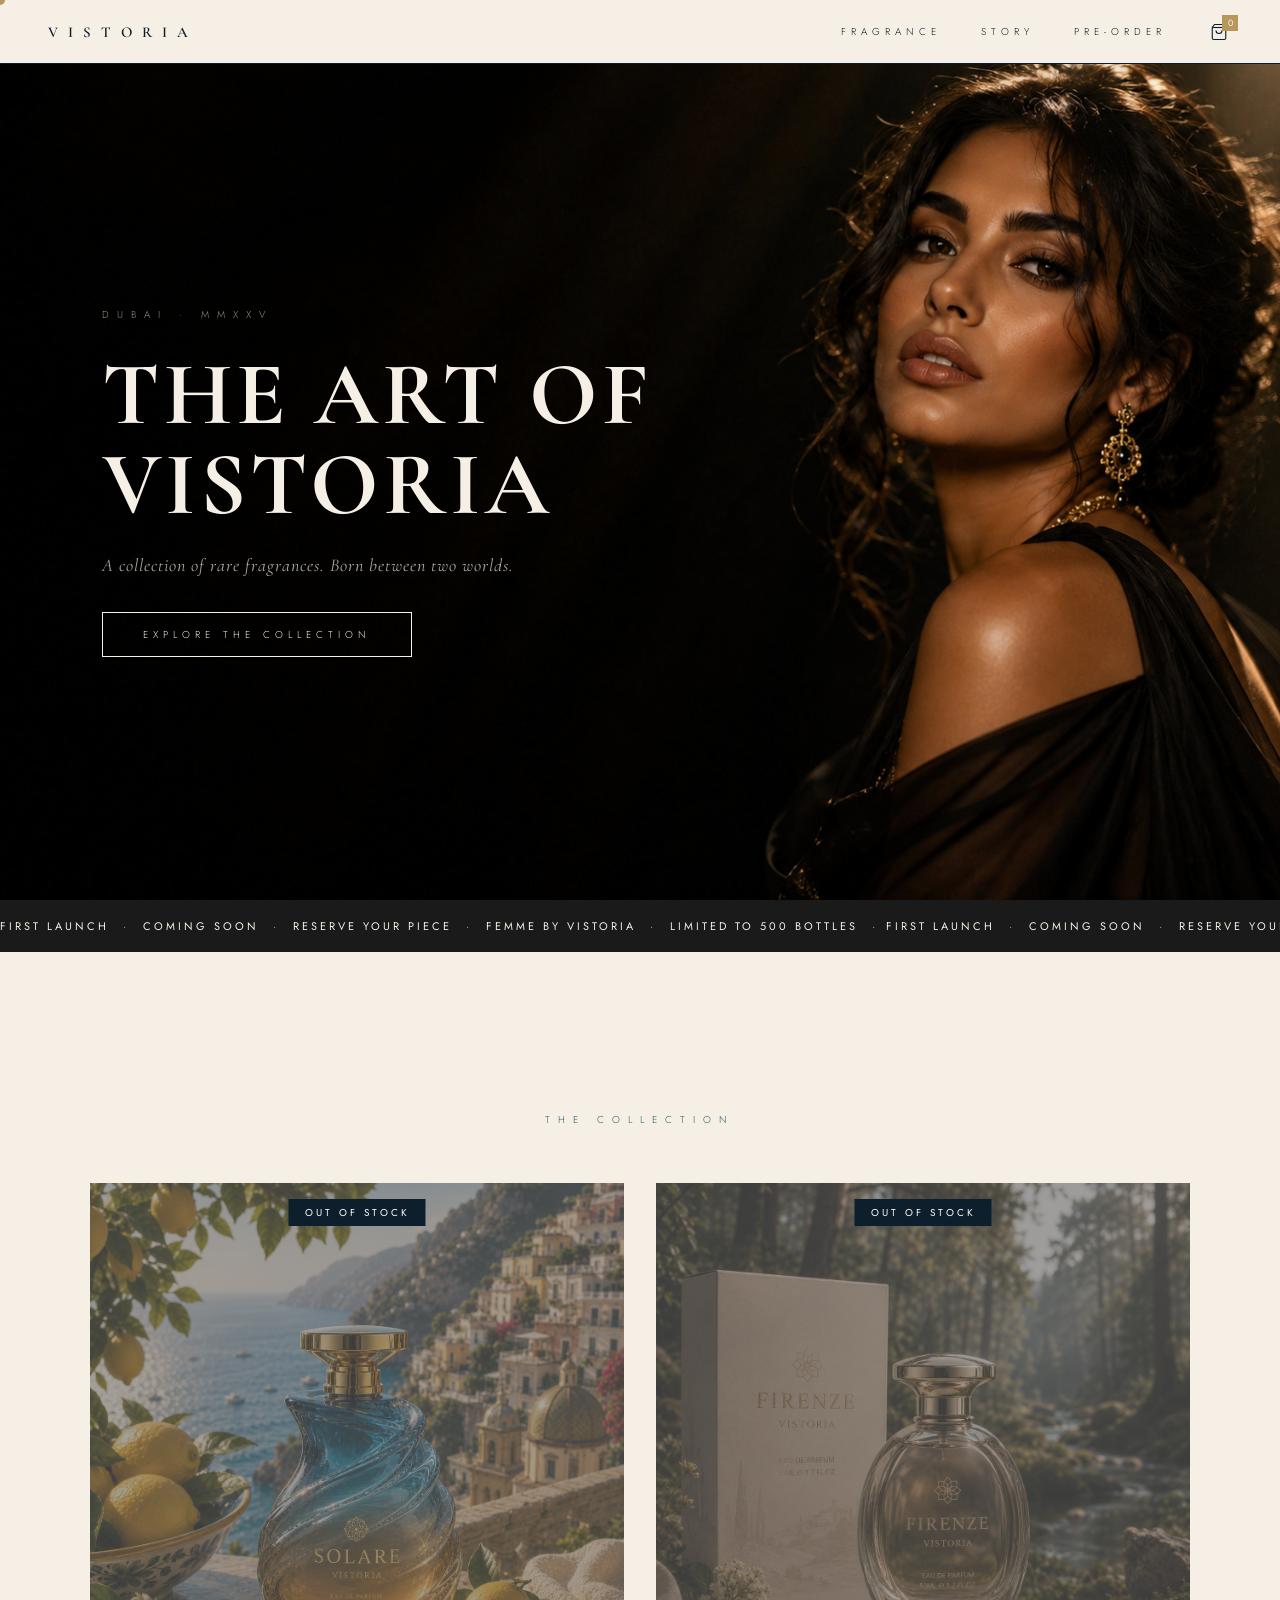
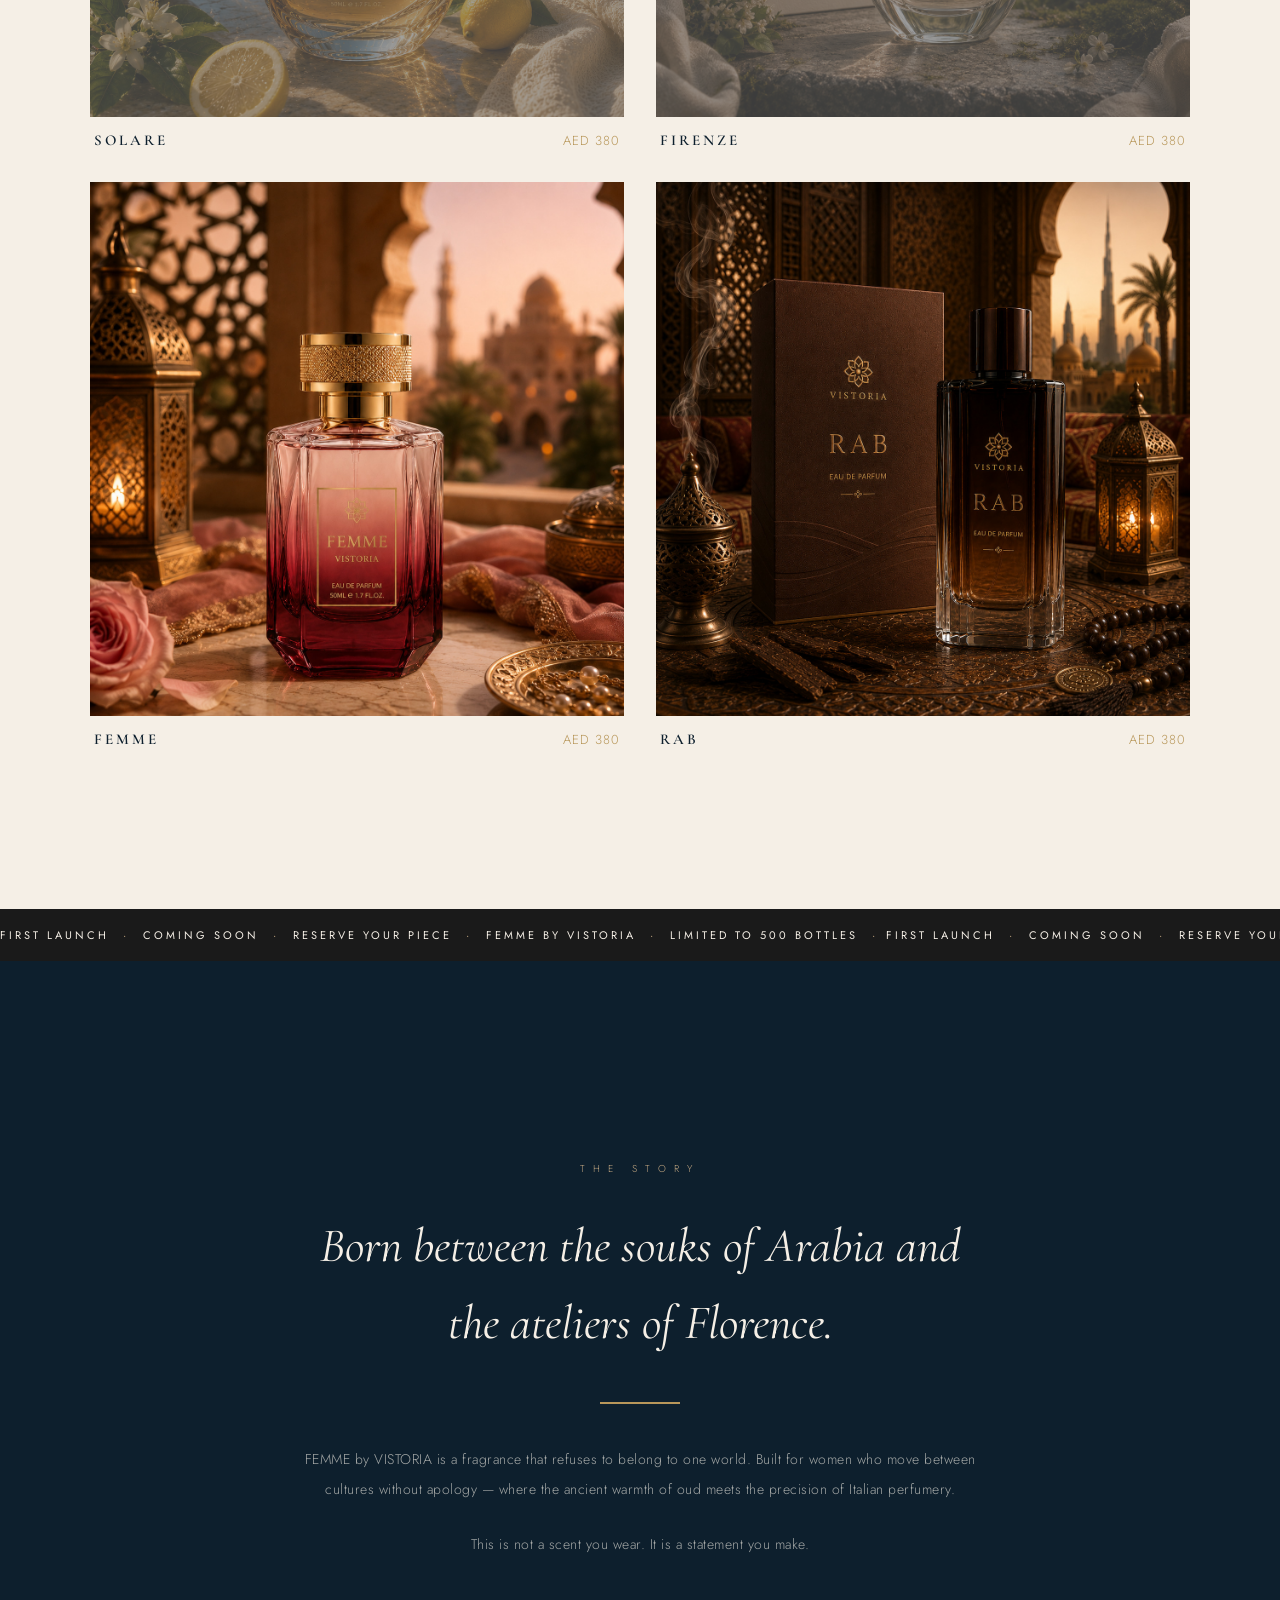
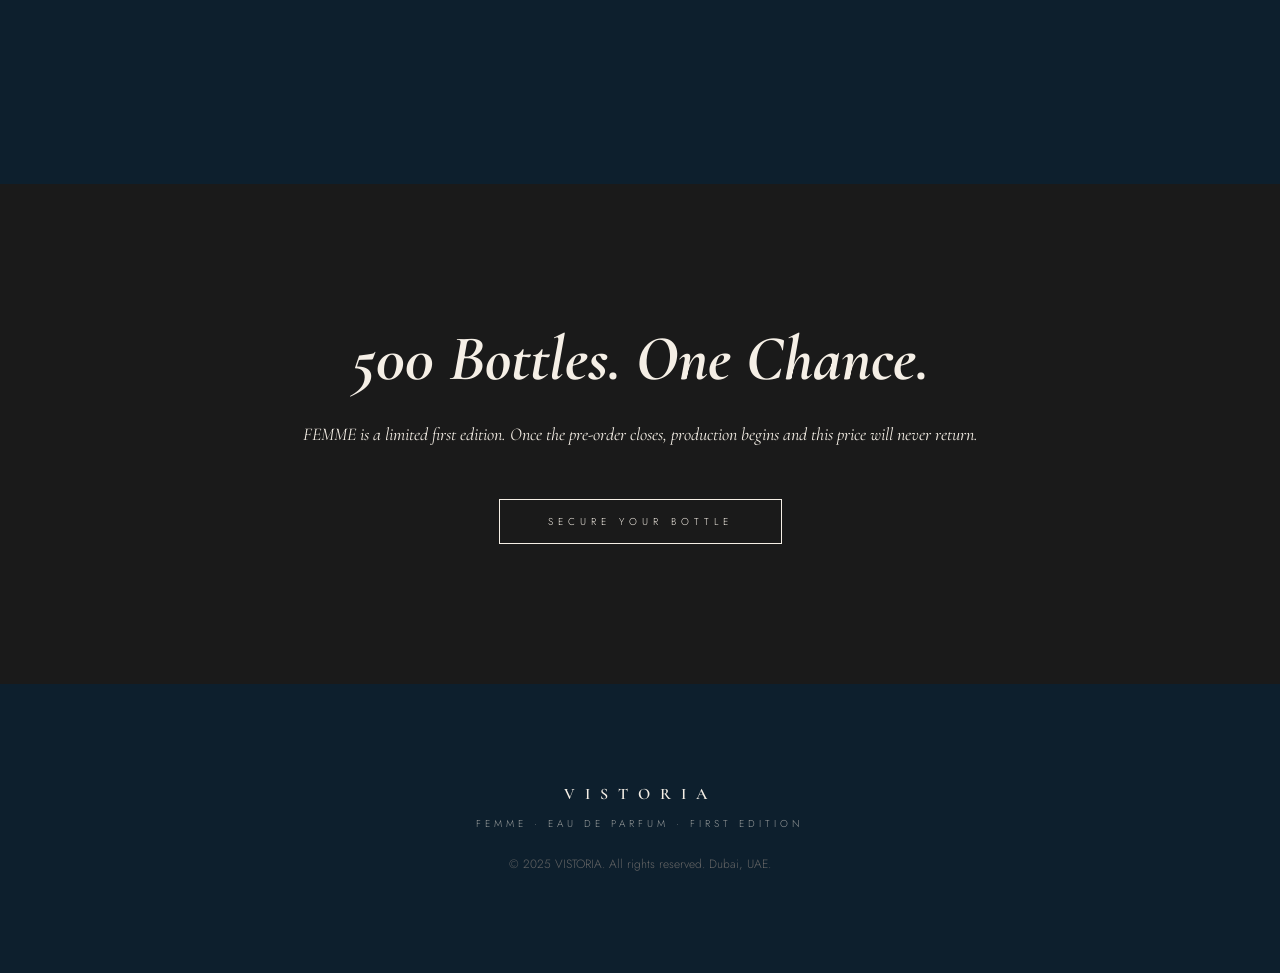
<file: index.html>
<!DOCTYPE html>
<html lang="en">
<head>
  <meta charset="UTF-8" />
  <meta name="viewport" content="width=device-width, initial-scale=1.0" />
  <title>FEMME by VISTORIA — Eau de Parfum</title>
  <link rel="preconnect" href="https://fonts.googleapis.com" />
  <link rel="preconnect" href="https://fonts.gstatic.com" crossorigin />
  <link href="https://fonts.googleapis.com/css2?family=Cormorant+Garamond:ital,wght@0,400;0,600;0,700;1,400;1,700&family=Jost:wght@300;400&display=swap" rel="stylesheet" />
  <link rel="stylesheet" href="css/styles.css" />
</head>
<body>

  <!-- Custom cursor -->
  <div class="cursor" id="cursor"></div>

  <!-- Cart Drawer -->
  <div class="cart-overlay" id="cartOverlay"></div>
  <aside class="cart-drawer" id="cartDrawer">
    <div class="cart-drawer__header">
      <span class="cart-drawer__title">YOUR PRE-ORDER</span>
      <button class="cart-drawer__close" id="cartClose" aria-label="Close cart">&#x2715;</button>
    </div>
    <div class="cart-drawer__items" id="cartItems">
      <p class="cart-drawer__empty">Your cart is empty.</p>
    </div>
    <div class="cart-drawer__footer">
      <div class="cart-drawer__total">
        <span>TOTAL</span>
        <span id="cartTotal">AED 0</span>
      </div>
      <button class="btn btn--full">PROCEED TO CHECKOUT</button>
      <p class="cart-drawer__note">First edition · 500 bottles only · Ships Q3 2025</p>
    </div>
  </aside>

  <!-- SECTION 1 — Navigation -->
  <header class="nav" id="nav">
    <div class="nav__logo">VISTORIA</div>
    <nav class="nav__links" id="navLinks">
      <a href="#product" class="nav__link">FRAGRANCE</a>
      <a href="#story" class="nav__link">STORY</a>
      <a href="#reserve" class="nav__link">PRE-ORDER</a>
      <button class="nav__cart" id="cartBtn" aria-label="Open cart">
        <svg width="18" height="18" viewBox="0 0 24 24" fill="none" stroke="currentColor" stroke-width="1.5">
          <path d="M6 2L3 6v14a2 2 0 002 2h14a2 2 0 002-2V6l-3-4z"/>
          <line x1="3" y1="6" x2="21" y2="6"/>
          <path d="M16 10a4 4 0 01-8 0"/>
        </svg>
        <span class="nav__cart-badge" id="cartBadge">0</span>
      </button>
    </nav>
    <button class="nav__hamburger" id="hamburger" aria-label="Toggle menu">
      <span></span>
      <span></span>
      <span></span>
    </button>
  </header>

  <!-- Mobile menu overlay -->
  <div class="mobile-menu" id="mobileMenu">
    <a href="#product" class="mobile-menu__link" data-close-menu>FRAGRANCE</a>
    <a href="#story" class="mobile-menu__link" data-close-menu>STORY</a>
    <a href="#reserve" class="mobile-menu__link" data-close-menu>PRE-ORDER</a>
  </div>

  <!-- SECTION 2 — Hero -->
  <section class="hero" id="hero">
    <div class="hero__overlay"></div>
    <div class="hero__content">
      <p class="hero__label reveal">DUBAI · MMXXV</p>
      <h1 class="hero__title reveal">THE ART OF<br>VISTORIA</h1>
      <p class="hero__tagline reveal"><em>A collection of rare fragrances. Born between two worlds.</em></p>
      <a href="#product" class="btn btn--hero reveal">EXPLORE THE COLLECTION</a>
    </div>
  </section>

  <!-- SECTION 3 — Marquee strip -->
  <div class="marquee-strip">
    <div class="marquee-track">
      <span>FIRST LAUNCH <span class="sep">·</span> COMING SOON <span class="sep">·</span> RESERVE YOUR PIECE <span class="sep">·</span> FEMME BY VISTORIA <span class="sep">·</span> LIMITED TO 500 BOTTLES <span class="sep">·</span> </span>
      <span>FIRST LAUNCH <span class="sep">·</span> COMING SOON <span class="sep">·</span> RESERVE YOUR PIECE <span class="sep">·</span> FEMME BY VISTORIA <span class="sep">·</span> LIMITED TO 500 BOTTLES <span class="sep">·</span> </span>
      <span>FIRST LAUNCH <span class="sep">·</span> COMING SOON <span class="sep">·</span> RESERVE YOUR PIECE <span class="sep">·</span> FEMME BY VISTORIA <span class="sep">·</span> LIMITED TO 500 BOTTLES <span class="sep">·</span> </span>
      <span>FIRST LAUNCH <span class="sep">·</span> COMING SOON <span class="sep">·</span> RESERVE YOUR PIECE <span class="sep">·</span> FEMME BY VISTORIA <span class="sep">·</span> LIMITED TO 500 BOTTLES <span class="sep">·</span> </span>
    </div>
  </div>

  <!-- SECTION 4 — Product Grid -->
  <section class="collection" id="product">
    <div class="collection__inner">
      <p class="collection__label reveal">THE COLLECTION</p>
      <div class="collection__grid">

        <div class="product-card">
          <div class="product-card__image product-card__image--1 product-card__image--oos">
            <div class="product-card__oos">
              <span class="product-card__oos-label">OUT OF STOCK</span>
            </div>
            <div class="product-card__overlay">
              <button class="product-card__btn product-card__btn--interest" data-quick-view="1">REGISTER INTEREST</button>
            </div>
          </div>
          <div class="product-card__details">
            <span class="product-card__name">SOLARE</span>
            <span class="product-card__price">AED 380</span>
          </div>
        </div>

        <div class="product-card">
          <div class="product-card__image product-card__image--2 product-card__image--oos">
            <div class="product-card__oos">
              <span class="product-card__oos-label">OUT OF STOCK</span>
            </div>
            <div class="product-card__overlay">
              <button class="product-card__btn product-card__btn--interest" data-quick-view="2">REGISTER INTEREST</button>
            </div>
          </div>
          <div class="product-card__details">
            <span class="product-card__name">FIRENZE</span>
            <span class="product-card__price">AED 380</span>
          </div>
        </div>

        <div class="product-card">
          <div class="product-card__image product-card__image--3">
            <div class="product-card__overlay">
              <button class="product-card__btn product-card__btn--quick" data-quick-view="3">QUICK VIEW</button>
              <button class="product-card__btn product-card__btn--cart" data-add-to-cart>ADD TO CART</button>
            </div>
          </div>
          <div class="product-card__details">
            <span class="product-card__name">FEMME</span>
            <span class="product-card__price">AED 380</span>
          </div>
        </div>

        <div class="product-card">
          <div class="product-card__image product-card__image--4">
            <div class="product-card__overlay">
              <button class="product-card__btn product-card__btn--quick" data-quick-view="4">QUICK VIEW</button>
              <button class="product-card__btn product-card__btn--cart" data-add-to-cart>ADD TO CART</button>
            </div>
          </div>
          <div class="product-card__details">
            <span class="product-card__name">RAB</span>
            <span class="product-card__price">AED 380</span>
          </div>
        </div>

      </div>
    </div>
  </section>

  <!-- SECTION 5 — Second marquee strip -->
  <div class="marquee-strip">
    <div class="marquee-track">
      <span>FIRST LAUNCH <span class="sep">·</span> COMING SOON <span class="sep">·</span> RESERVE YOUR PIECE <span class="sep">·</span> FEMME BY VISTORIA <span class="sep">·</span> LIMITED TO 500 BOTTLES <span class="sep">·</span> </span>
      <span>FIRST LAUNCH <span class="sep">·</span> COMING SOON <span class="sep">·</span> RESERVE YOUR PIECE <span class="sep">·</span> FEMME BY VISTORIA <span class="sep">·</span> LIMITED TO 500 BOTTLES <span class="sep">·</span> </span>
      <span>FIRST LAUNCH <span class="sep">·</span> COMING SOON <span class="sep">·</span> RESERVE YOUR PIECE <span class="sep">·</span> FEMME BY VISTORIA <span class="sep">·</span> LIMITED TO 500 BOTTLES <span class="sep">·</span> </span>
      <span>FIRST LAUNCH <span class="sep">·</span> COMING SOON <span class="sep">·</span> RESERVE YOUR PIECE <span class="sep">·</span> FEMME BY VISTORIA <span class="sep">·</span> LIMITED TO 500 BOTTLES <span class="sep">·</span> </span>
    </div>
  </div>

  <!-- SECTION 6 — Story -->
  <section class="story" id="story">
    <div class="story__inner">
      <p class="story__label reveal">THE STORY</p>
      <h2 class="story__headline reveal">Born between the souks of Arabia and the ateliers of Florence.</h2>
      <div class="story__divider reveal"></div>
      <p class="story__body reveal">FEMME by VISTORIA is a fragrance that refuses to belong to one world. Built for women who move between cultures without apology — where the ancient warmth of oud meets the precision of Italian perfumery.</p>
      <p class="story__body reveal">This is not a scent you wear. It is a statement you make.</p>
    </div>
  </section>

  <!-- SECTION 7 — Reserve banner -->
  <section class="reserve" id="reserve">
    <div class="reserve__inner">
      <h2 class="reserve__headline reveal">500 Bottles. One Chance.</h2>
      <p class="reserve__body reveal">FEMME is a limited first edition. Once the pre-order closes, production begins and this price will never return.</p>
      <a href="#product" class="btn btn--reserve reveal">SECURE YOUR BOTTLE</a>
    </div>
  </section>

  <!-- SECTION 8 — Footer -->
  <footer class="footer">
    <p class="footer__brand">VISTORIA</p>
    <p class="footer__sub">FEMME · EAU DE PARFUM · FIRST EDITION</p>
    <p class="footer__copy">© 2025 VISTORIA. All rights reserved. Dubai, UAE.</p>
  </footer>

  <!-- Quick View Modal -->
  <div class="qv-overlay" id="qvOverlay"></div>
  <div class="qv-modal" id="qvModal" role="dialog" aria-modal="true" aria-label="Quick View">
    <button class="qv-modal__close" id="qvClose" aria-label="Close">&#x2715;</button>
    <div class="qv-modal__body">

      <div class="qv-carousel">
        <div class="qv-carousel__image" id="qvImage"></div>
        <button class="qv-carousel__arrow qv-carousel__arrow--prev" id="qvPrev" aria-label="Previous image">&#8592;</button>
        <button class="qv-carousel__arrow qv-carousel__arrow--next" id="qvNext" aria-label="Next image">&#8594;</button>
        <p class="qv-carousel__counter" id="qvCounter">1 / 4</p>
      </div>

      <div class="qv-details">
        <p class="product__label">VISTORIA · FEMME · EAU DE PARFUM · 50ML</p>
        <h2 class="qv-details__name">FEMME</h2>
        <p class="product__tagline"><em>A fragrance that belongs to neither East nor West.</em></p>

        <hr class="divider" />

        <div class="notes">
          <div class="notes__row">
            <span class="notes__layer">TOP</span>
            <div class="notes__tags">
              <span class="note-tag">Saffron</span>
              <span class="note-tag">Bergamot</span>
            </div>
          </div>
          <div class="notes__row">
            <span class="notes__layer">HEART</span>
            <div class="notes__tags">
              <span class="note-tag">Bulgarian Rose</span>
              <span class="note-tag">Oud Resin</span>
            </div>
          </div>
          <div class="notes__row">
            <span class="notes__layer">BASE</span>
            <div class="notes__tags">
              <span class="note-tag">Agarwood</span>
              <span class="note-tag">Amber</span>
              <span class="note-tag">White Musk</span>
            </div>
          </div>
        </div>

        <hr class="divider" />

        <div class="product__pricing">
          <span class="product__price-old">AED 890</span>
          <span class="product__price-new">AED 380</span>
        </div>

        <div class="quantity">
          <button class="qty-btn" id="qvMinus" aria-label="Decrease quantity">&#8722;</button>
          <span class="qty-value" id="qvQtyValue">1</span>
          <button class="qty-btn" id="qvPlus" aria-label="Increase quantity">&#43;</button>
        </div>

        <button class="btn btn--full" id="qvAddToCart">ADD TO PRE-ORDER</button>
        <p class="product__note">First edition · 500 bottles only</p>

        <div class="qv-delivery">
          <div class="qv-delivery__row">
            <span class="qv-delivery__icon">&#128666;</span>
            <span>Estimated Delivery: 3-5 Days</span>
          </div>
          <div class="qv-delivery__row">
            <span class="qv-delivery__icon">&#128230;</span>
            <span>Free Shipping on orders over AED 500</span>
          </div>
          <div class="qv-delivery__row">
            <span class="qv-delivery__icon">&#128205;</span>
            <span>Dubai &amp; UAE Delivery Available</span>
          </div>
        </div>
      </div>

    </div>
  </div>

  <script src="js/main.js"></script>
</body>
</html>
</file>
<file: css/styles.css>
/* =====================================================
   FEMME by VISTORIA — Stylesheet
   ===================================================== */

/* --- Reset & Base --- */
*, *::before, *::after {
  box-sizing: border-box;
  margin: 0;
  padding: 0;
}

:root {
  --teal:   #2C5F6B;
  --amber:  #B8975A;
  --gold:   #C4A882;
  --ivory:  #F5EFE6;
  --navy:   #0D1F2D;
}

html {
  scroll-behavior: smooth;
}

body {
  background: var(--ivory);
  color: var(--navy);
  font-family: 'Jost', sans-serif;
  font-weight: 400;
  cursor: none;
  overflow-x: hidden;
}

a {
  text-decoration: none;
  color: inherit;
}

/* =====================================================
   CUSTOM CURSOR
   ===================================================== */
.cursor {
  position: fixed;
  top: 0;
  left: 0;
  width: 10px;
  height: 10px;
  background: var(--amber);
  border-radius: 50%;
  pointer-events: none;
  z-index: 9999;
  transform: translate(-50%, -50%);
  transition: transform 0.1s ease;
  will-change: transform;
}

/* =====================================================
   BUTTONS
   ===================================================== */
.btn {
  display: inline-block;
  font-family: 'Jost', sans-serif;
  font-weight: 400;
  font-size: 11px;
  letter-spacing: 3px;
  text-transform: uppercase;
  cursor: none;
  transition: background 0.25s, color 0.25s, border-color 0.25s;
}

.btn--hero {
  background: transparent;
  color: var(--ivory);
  padding: 14px 40px;
  border: 1px solid var(--ivory);
  margin-top: 36px;
  font-weight: 300;
  font-size: 10px;
  letter-spacing: 5px;
}
.btn--hero:hover {
  background: var(--ivory);
  color: var(--navy);
}

.btn--full {
  display: block;
  width: 100%;
  background: var(--navy);
  color: var(--ivory);
  padding: 20px;
  border: none;
  text-align: center;
  font-family: 'Jost', sans-serif;
  font-weight: 400;
  font-size: 11px;
  letter-spacing: 3px;
  text-transform: uppercase;
  cursor: none;
}
.btn--full:hover {
  background: #162d3f;
}

.btn--reserve {
  background: transparent;
  color: var(--ivory);
  border: 1px solid var(--ivory);
  padding: 14px 48px;
  font-weight: 300;
  font-size: 10px;
  letter-spacing: 5px;
}
.btn--reserve:hover {
  background: var(--ivory);
  color: var(--navy);
}

/* =====================================================
   NAVIGATION
   ===================================================== */
.nav {
  position: fixed;
  top: 0;
  left: 0;
  right: 0;
  z-index: 1000;
  display: flex;
  align-items: center;
  justify-content: space-between;
  height: 64px;
  padding: 0 48px;
  background: var(--ivory);
  border-bottom: 1px solid var(--navy);
}

.nav__logo {
  font-family: 'Cormorant Garamond', serif;
  font-weight: 600;
  font-size: 15px;
  letter-spacing: 10px;
  text-transform: uppercase;
  color: var(--navy);
}

.nav__links {
  display: flex;
  align-items: center;
  gap: 40px;
}

.nav__link {
  font-family: 'Jost', sans-serif;
  font-weight: 300;
  font-size: 10px;
  letter-spacing: 5px;
  text-transform: uppercase;
  color: var(--navy);
  transition: color 0.2s;
}
.nav__link:hover {
  color: var(--amber);
}

.nav__cart {
  position: relative;
  background: none;
  border: none;
  cursor: none;
  color: var(--navy);
  display: flex;
  align-items: center;
  padding: 4px;
  transition: color 0.2s;
}
.nav__cart:hover {
  color: var(--amber);
}

.nav__cart-badge {
  position: absolute;
  top: -4px;
  right: -6px;
  background: var(--amber);
  color: var(--ivory);
  font-family: 'Jost', sans-serif;
  font-size: 9px;
  font-weight: 400;
  width: 16px;
  height: 16px;
  display: flex;
  align-items: center;
  justify-content: center;
  border-radius: 0;
}

.nav__hamburger {
  display: none;
  flex-direction: column;
  gap: 5px;
  background: none;
  border: none;
  cursor: none;
  padding: 4px;
}
.nav__hamburger span {
  display: block;
  width: 24px;
  height: 1.5px;
  background: var(--navy);
  transition: transform 0.3s, opacity 0.3s;
}
.nav__hamburger.open span:nth-child(1) { transform: translateY(6.5px) rotate(45deg); }
.nav__hamburger.open span:nth-child(2) { opacity: 0; }
.nav__hamburger.open span:nth-child(3) { transform: translateY(-6.5px) rotate(-45deg); }

/* Mobile menu */
.mobile-menu {
  display: none;
  position: fixed;
  inset: 0;
  z-index: 900;
  background: var(--ivory);
  flex-direction: column;
  align-items: center;
  justify-content: center;
  gap: 48px;
  opacity: 0;
  pointer-events: none;
  transition: opacity 0.3s;
}
.mobile-menu.open {
  opacity: 1;
  pointer-events: all;
}
.mobile-menu__link {
  font-family: 'Cormorant Garamond', serif;
  font-weight: 600;
  font-size: 36px;
  color: var(--navy);
  letter-spacing: 4px;
  text-transform: uppercase;
  transition: color 0.2s;
}
.mobile-menu__link:hover {
  color: var(--amber);
}

/* =====================================================
   HERO
   ===================================================== */
.hero {
  position: relative;
  height: 100vh;
  background-image: url('../images/hero.jpeg');
  background-size: cover;
  background-position: center;
  background-color: var(--navy);
  display: flex;
  align-items: center;
}

.hero__overlay {
  position: absolute;
  inset: 0;
  background: linear-gradient(to right, rgba(0,0,0,0.25) 40%, rgba(0,0,0,0));
  z-index: 1;
}

.hero__content {
  position: relative;
  z-index: 2;
  padding-left: 8vw;
  padding-top: 64px;
  display: flex;
  flex-direction: column;
  align-items: flex-start;
}

.hero__label {
  font-family: 'Jost', sans-serif;
  font-weight: 300;
  font-size: 10px;
  letter-spacing: 8px;
  text-transform: uppercase;
  color: rgba(245, 239, 230, 0.6);
  margin-bottom: 28px;
}

.hero__title {
  font-family: 'Cormorant Garamond', serif;
  font-weight: 700;
  font-size: clamp(52px, 7vw, 110px);
  color: var(--ivory);
  letter-spacing: 4px;
  line-height: 1.0;
  margin-bottom: 24px;
}

.hero__tagline {
  font-family: 'Cormorant Garamond', serif;
  font-weight: 400;
  font-style: italic;
  font-size: 18px;
  color: rgba(245, 239, 230, 0.7);
  letter-spacing: 1px;
}

/* =====================================================
   MARQUEE STRIP
   ===================================================== */
.marquee-strip {
  width: 100%;
  height: 52px;
  background: #1a1a1a;
  overflow: hidden;
  display: flex;
  align-items: center;
  white-space: nowrap;
}

.marquee-track {
  display: inline-flex;
  animation: marquee 40s linear infinite;
  white-space: nowrap;
}

.marquee-track span {
  font-family: 'Jost', sans-serif;
  font-weight: 400;
  font-size: 11px;
  letter-spacing: 3px;
  text-transform: uppercase;
  color: var(--ivory);
  padding-right: 0;
}

.marquee-track .sep {
  color: var(--gold);
  margin: 0 8px;
}

@keyframes marquee {
  from { transform: translateX(0); }
  to   { transform: translateX(-50%); }
}

/* =====================================================
   COLLECTION GRID
   ===================================================== */
.collection {
  width: 100%;
  background: var(--ivory);
  padding: 160px 80px;
}

.collection__inner {
  max-width: 1100px;
  margin: 0 auto;
}

.collection__label {
  font-family: 'Jost', sans-serif;
  font-weight: 300;
  font-size: 10px;
  letter-spacing: 8px;
  text-transform: uppercase;
  color: var(--teal);
  text-align: center;
  margin-bottom: 56px;
}

.collection__grid {
  display: grid;
  grid-template-columns: repeat(2, 1fr);
  gap: 32px;
}

/* Product Card */
.product-card {
  display: flex;
  flex-direction: column;
}

.product-card__image {
  position: relative;
  width: 100%;
  aspect-ratio: 1 / 1;
  background-size: cover;
  background-position: center;
  overflow: hidden;
}

.product-card__image--1 {
  background-image: url('../images/product-1.jpeg'),
    linear-gradient(160deg, coral 0%, teal 100%);
}
.product-card__image--2 {
  background-image: url('../images/product-2.jpeg'),
    linear-gradient(160deg, coral 0%, teal 100%);
}
.product-card__image--3 {
  background-image: url('../images/product-3.jpeg'),
    linear-gradient(160deg, coral 0%, teal 100%);
}
.product-card__image--4 {
  background-image: url('../images/product-4.jpeg'),
    linear-gradient(160deg, coral 0%, teal 100%);
}

.product-card__overlay {
  position: absolute;
  inset: 0;
  background: rgba(13, 31, 45, 0.55);
  display: flex;
  flex-direction: column;
  align-items: center;
  justify-content: center;
  gap: 12px;
  opacity: 0;
  transition: opacity 0.3s ease;
  z-index: 2;
}

.product-card__image:hover .product-card__overlay {
  opacity: 1;
}

.product-card__btn {
  font-family: 'Jost', sans-serif;
  font-size: 11px;
  letter-spacing: 2px;
  text-transform: uppercase;
  padding: 10px 28px;
  border-radius: 0;
  cursor: none;
  min-width: 148px;
  text-align: center;
  transition: background 0.2s, color 0.2s;
}

.product-card__btn--quick {
  background: var(--ivory);
  color: var(--navy);
  border: 1.5px solid var(--navy);
}
.product-card__btn--quick:hover {
  background: rgba(245, 239, 230, 0.85);
}

.product-card__btn--cart {
  background: var(--navy);
  color: var(--ivory);
  border: none;
}
.product-card__btn--cart:hover {
  background: #162d3f;
}

.product-card__btn--interest {
  background: var(--ivory);
  color: var(--navy);
  border: 1.5px solid var(--navy);
}
.product-card__btn--interest:hover {
  background: rgba(245, 239, 230, 0.85);
}

/* Out-of-stock: gray overlay via ::after */
.product-card__image--oos::after {
  content: '';
  position: absolute;
  inset: 0;
  background: rgba(100, 100, 100, 0.6);
  pointer-events: none;
  z-index: 1;
}

/* Out-of-stock label pill — top-center */
.product-card__oos {
  position: absolute;
  top: 16px;
  left: 50%;
  transform: translateX(-50%);
  pointer-events: none;
  z-index: 2;
}

.product-card__oos-label {
  display: block;
  font-family: 'Jost', sans-serif;
  font-weight: 400;
  font-size: 10px;
  letter-spacing: 3px;
  text-transform: uppercase;
  color: #fff;
  background: var(--navy);
  padding: 6px 16px;
  white-space: nowrap;
}

.product-card__details {
  display: flex;
  justify-content: space-between;
  align-items: baseline;
  padding: 14px 4px 0;
}

.product-card__name {
  font-family: 'Cormorant Garamond', serif;
  font-weight: 600;
  font-size: 15px;
  letter-spacing: 3px;
  color: var(--navy);
}

.product-card__price {
  font-family: 'Jost', sans-serif;
  font-weight: 300;
  font-size: 13px;
  letter-spacing: 1px;
  color: var(--amber);
}

.product__label {
  font-family: 'Jost', sans-serif;
  font-weight: 300;
  font-size: 10px;
  letter-spacing: 6px;
  text-transform: uppercase;
  color: var(--teal);
  margin-bottom: 16px;
}

.product__name {
  font-family: 'Cormorant Garamond', serif;
  font-weight: 700;
  font-size: 72px;
  color: var(--navy);
  line-height: 1;
  margin-bottom: 12px;
}

.product__tagline {
  font-family: 'Cormorant Garamond', serif;
  font-weight: 400;
  font-style: italic;
  font-size: 20px;
  color: #888;
  margin-bottom: 24px;
}

.divider {
  border: none;
  border-top: 1px solid var(--navy);
  margin: 20px 0;
}

/* Notes */
.notes {
  display: flex;
  flex-direction: column;
  gap: 12px;
  margin-bottom: 4px;
}

.notes__row {
  display: flex;
  align-items: center;
  gap: 16px;
}

.notes__layer {
  font-family: 'Jost', sans-serif;
  font-weight: 400;
  font-size: 10px;
  letter-spacing: 3px;
  text-transform: uppercase;
  color: var(--amber);
  width: 36px;
  flex-shrink: 0;
}

.notes__tags {
  display: flex;
  flex-wrap: wrap;
  gap: 6px;
}

.note-tag {
  font-family: 'Jost', sans-serif;
  font-size: 13px;
  font-weight: 300;
  border: 1.5px solid var(--navy);
  padding: 4px 12px;
  cursor: none;
  transition: background 0.2s, color 0.2s, border-color 0.2s;
  text-transform: none;
}
.note-tag:hover {
  background: var(--teal);
  color: var(--ivory);
  border-color: var(--teal);
}

/* Pricing */
.product__price-label {
  font-family: 'Jost', sans-serif;
  font-weight: 400;
  font-size: 10px;
  letter-spacing: 4px;
  text-transform: uppercase;
  color: var(--teal);
  margin-bottom: 10px;
}

.product__pricing {
  display: flex;
  align-items: baseline;
  gap: 20px;
  margin-bottom: 24px;
}

.product__price-old {
  font-family: 'Jost', sans-serif;
  font-weight: 300;
  font-size: 16px;
  color: #aaa;
  text-decoration: line-through;
}

.product__price-new {
  font-family: 'Cormorant Garamond', serif;
  font-weight: 700;
  font-size: 48px;
  color: var(--amber);
  line-height: 1;
}

/* Quantity */
.quantity {
  display: flex;
  align-items: center;
  gap: 0;
  margin-bottom: 16px;
  width: fit-content;
}

.qty-btn {
  width: 36px;
  height: 36px;
  border: 1.5px solid var(--navy);
  background: none;
  cursor: none;
  font-size: 18px;
  color: var(--navy);
  display: flex;
  align-items: center;
  justify-content: center;
  transition: background 0.2s, color 0.2s;
  line-height: 1;
}
.qty-btn:hover {
  background: var(--navy);
  color: var(--ivory);
}

.qty-value {
  width: 52px;
  height: 36px;
  border-top: 1.5px solid var(--navy);
  border-bottom: 1.5px solid var(--navy);
  display: flex;
  align-items: center;
  justify-content: center;
  font-family: 'Jost', sans-serif;
  font-size: 14px;
  font-weight: 300;
  color: var(--navy);
  user-select: none;
}

.product__note {
  font-family: 'Jost', sans-serif;
  font-weight: 300;
  font-size: 12px;
  color: #aaa;
  margin-top: 12px;
  text-align: center;
}

/* =====================================================
   QUICK VIEW MODAL
   ===================================================== */
.qv-overlay {
  position: fixed;
  inset: 0;
  background: rgba(0, 0, 0, 0.6);
  z-index: 1300;
  opacity: 0;
  pointer-events: none;
  transition: opacity 0.3s;
}
.qv-overlay.open {
  opacity: 1;
  pointer-events: all;
}

.qv-modal {
  position: fixed;
  top: 50%;
  left: 50%;
  transform: translate(-50%, -50%) scale(0.96);
  z-index: 1400;
  width: 90vw;
  max-width: 860px;
  max-height: 90vh;
  background: #fff;
  border-radius: 0;
  overflow-y: auto;
  opacity: 0;
  pointer-events: none;
  transition: opacity 0.3s, transform 0.3s;
}
.qv-modal.open {
  opacity: 1;
  pointer-events: all;
  transform: translate(-50%, -50%) scale(1);
}

.qv-modal__close {
  position: absolute;
  top: 16px;
  right: 20px;
  background: none;
  border: none;
  cursor: none;
  font-size: 20px;
  color: var(--navy);
  z-index: 10;
  line-height: 1;
  transition: color 0.2s;
}
.qv-modal__close:hover {
  color: var(--amber);
}

.qv-modal__body {
  display: flex;
}

/* Carousel — left column */
.qv-carousel {
  width: 50%;
  position: relative;
  flex-shrink: 0;
}

.qv-carousel__image {
  width: 100%;
  aspect-ratio: 1 / 1;
  background-size: cover;
  background-position: center;
  background-color: var(--ivory);
  background-image: linear-gradient(160deg, coral 0%, teal 100%);
}

.qv-carousel__arrow {
  position: absolute;
  top: calc(50% - 44px);
  width: 36px;
  height: 36px;
  background: rgba(255, 255, 255, 0.88);
  border: none;
  cursor: none;
  font-size: 18px;
  color: var(--navy);
  display: flex;
  align-items: center;
  justify-content: center;
  transition: background 0.2s;
  transform: translateY(-50%);
}
.qv-carousel__arrow:hover {
  background: #fff;
}
.qv-carousel__arrow--prev { left: 12px; }
.qv-carousel__arrow--next { right: 12px; }

.qv-carousel__counter {
  text-align: center;
  font-family: 'Jost', sans-serif;
  font-weight: 300;
  font-size: 12px;
  color: #888;
  padding: 12px 0 8px;
}

/* Details — right column */
.qv-details {
  width: 50%;
  padding: 40px;
  display: flex;
  flex-direction: column;
  overflow-y: auto;
}

.qv-details__name {
  font-family: 'Cormorant Garamond', serif;
  font-weight: 700;
  font-size: 48px;
  color: var(--navy);
  line-height: 1;
  margin-bottom: 12px;
}

/* Delivery info */
.qv-delivery {
  display: flex;
  flex-direction: column;
  gap: 8px;
  margin-top: 20px;
  padding-top: 16px;
  border-top: 1px solid rgba(13, 31, 45, 0.1);
}

.qv-delivery__row {
  display: flex;
  align-items: center;
  gap: 10px;
  font-family: 'Jost', sans-serif;
  font-weight: 300;
  font-size: 12px;
  color: #888;
}

.qv-delivery__icon {
  font-size: 14px;
  flex-shrink: 0;
}

/* =====================================================
   STORY
   ===================================================== */
.story {
  background: var(--navy);
  padding: 200px 48px;
}

.story__inner {
  max-width: 720px;
  margin: 0 auto;
  text-align: center;
}

.story__label {
  font-family: 'Jost', sans-serif;
  font-weight: 300;
  font-size: 10px;
  letter-spacing: 8px;
  text-transform: uppercase;
  color: var(--gold);
  margin-bottom: 32px;
}

.story__headline {
  font-family: 'Cormorant Garamond', serif;
  font-weight: 400;
  font-style: italic;
  font-size: clamp(28px, 4vw, 48px);
  line-height: 1.6;
  color: var(--ivory);
  max-width: 680px;
  margin: 0 auto 40px;
}

.story__divider {
  width: 80px;
  height: 2px;
  background: var(--amber);
  margin: 0 auto 40px;
}

.story__body {
  font-family: 'Jost', sans-serif;
  font-weight: 300;
  font-size: 14px;
  letter-spacing: 0.5px;
  color: rgba(245, 239, 230, 0.65);
  line-height: 2.2;
  margin-bottom: 24px;
}

/* =====================================================
   RESERVE BANNER
   ===================================================== */
.reserve {
  background: #1a1a1a;
  padding: 140px 48px;
  text-align: center;
}

.reserve__inner {
  max-width: 720px;
  margin: 0 auto;
}

.reserve__headline {
  font-family: 'Cormorant Garamond', serif;
  font-weight: 700;
  font-style: italic;
  font-size: clamp(36px, 5vw, 72px);
  color: var(--ivory);
  margin-bottom: 24px;
  line-height: 1.1;
}

.reserve__body {
  font-family: 'Cormorant Garamond', serif;
  font-weight: 400;
  font-style: italic;
  font-size: 18px;
  color: var(--ivory);
  margin-bottom: 48px;
  opacity: 0.85;
  line-height: 1.8;
}

/* =====================================================
   FOOTER
   ===================================================== */
.footer {
  background: var(--navy);
  padding: 100px 48px;
  text-align: center;
}

.footer__brand {
  font-family: 'Cormorant Garamond', serif;
  font-weight: 600;
  font-size: 16px;
  letter-spacing: 10px;
  text-transform: uppercase;
  color: var(--ivory);
  margin-bottom: 12px;
}

.footer__sub {
  font-family: 'Jost', sans-serif;
  font-weight: 300;
  font-size: 10px;
  letter-spacing: 4px;
  text-transform: uppercase;
  color: var(--ivory);
  opacity: 0.6;
  margin-bottom: 24px;
}

.footer__copy {
  font-family: 'Jost', sans-serif;
  font-weight: 300;
  font-size: 12px;
  color: #666;
}

/* =====================================================
   CART DRAWER
   ===================================================== */
.cart-overlay {
  position: fixed;
  inset: 0;
  background: rgba(13,31,45,0.5);
  z-index: 1100;
  opacity: 0;
  pointer-events: none;
  transition: opacity 0.3s;
}
.cart-overlay.open {
  opacity: 1;
  pointer-events: all;
}

.cart-drawer {
  position: fixed;
  top: 0;
  right: 0;
  bottom: 0;
  width: 400px;
  max-width: 100vw;
  background: var(--ivory);
  z-index: 1200;
  display: flex;
  flex-direction: column;
  transform: translateX(100%);
  transition: transform 0.35s cubic-bezier(0.4, 0, 0.2, 1);
  border-left: 1px solid var(--navy);
}
.cart-drawer.open {
  transform: translateX(0);
}

.cart-drawer__header {
  display: flex;
  align-items: center;
  justify-content: space-between;
  padding: 24px 32px;
  border-bottom: 1px solid var(--navy);
}

.cart-drawer__title {
  font-family: 'Jost', sans-serif;
  font-size: 11px;
  letter-spacing: 4px;
  text-transform: uppercase;
  color: var(--navy);
}

.cart-drawer__close {
  background: none;
  border: none;
  cursor: none;
  font-size: 16px;
  color: var(--navy);
  line-height: 1;
  transition: color 0.2s;
}
.cart-drawer__close:hover { color: var(--amber); }

.cart-drawer__items {
  flex: 1;
  overflow-y: auto;
  padding: 24px 32px;
}

.cart-drawer__empty {
  font-family: 'Jost', sans-serif;
  font-weight: 300;
  font-size: 14px;
  color: #aaa;
  text-align: center;
  margin-top: 40px;
}

.cart-item {
  display: flex;
  justify-content: space-between;
  align-items: flex-start;
  padding: 16px 0;
  border-bottom: 1px solid rgba(13,31,45,0.1);
  gap: 16px;
}

.cart-item__info {
  flex: 1;
}

.cart-item__name {
  font-family: 'Cormorant Garamond', serif;
  font-weight: 600;
  font-size: 18px;
  color: var(--navy);
  margin-bottom: 4px;
}

.cart-item__sub {
  font-family: 'Jost', sans-serif;
  font-weight: 300;
  font-size: 11px;
  letter-spacing: 2px;
  color: #888;
  margin-bottom: 12px;
}

.cart-item__controls {
  display: flex;
  align-items: center;
  gap: 0;
}

.cart-item__qty-btn {
  width: 28px;
  height: 28px;
  border: 1px solid var(--navy);
  background: none;
  cursor: none;
  font-size: 14px;
  color: var(--navy);
  display: flex;
  align-items: center;
  justify-content: center;
  transition: background 0.2s, color 0.2s;
}
.cart-item__qty-btn:hover {
  background: var(--navy);
  color: var(--ivory);
}

.cart-item__qty {
  width: 36px;
  height: 28px;
  border-top: 1px solid var(--navy);
  border-bottom: 1px solid var(--navy);
  display: flex;
  align-items: center;
  justify-content: center;
  font-family: 'Jost', sans-serif;
  font-size: 13px;
  color: var(--navy);
}

.cart-item__price {
  font-family: 'Cormorant Garamond', serif;
  font-weight: 700;
  font-size: 22px;
  color: var(--amber);
  white-space: nowrap;
}

.cart-item__remove {
  background: none;
  border: none;
  cursor: none;
  color: #aaa;
  font-size: 12px;
  transition: color 0.2s;
  margin-top: 2px;
}
.cart-item__remove:hover { color: var(--amber); }

.cart-drawer__footer {
  padding: 24px 32px;
  border-top: 1px solid var(--navy);
}

.cart-drawer__total {
  display: flex;
  justify-content: space-between;
  align-items: baseline;
  margin-bottom: 20px;
  font-family: 'Jost', sans-serif;
  font-size: 11px;
  letter-spacing: 3px;
  text-transform: uppercase;
  color: var(--navy);
}

#cartTotal {
  font-family: 'Cormorant Garamond', serif;
  font-size: 28px;
  font-weight: 700;
  color: var(--amber);
  letter-spacing: 0;
  text-transform: none;
}

.cart-drawer__note {
  font-family: 'Jost', sans-serif;
  font-weight: 300;
  font-size: 11px;
  color: #aaa;
  text-align: center;
  margin-top: 12px;
}

/* =====================================================
   SCROLL REVEAL
   ===================================================== */
.reveal {
  opacity: 0;
  transform: translateY(28px);
  transition: opacity 0.7s ease, transform 0.7s ease;
}
.reveal.visible {
  opacity: 1;
  transform: translateY(0);
}

/* stagger children within containers */
.reveal:nth-child(2) { transition-delay: 0.1s; }
.reveal:nth-child(3) { transition-delay: 0.2s; }
.reveal:nth-child(4) { transition-delay: 0.3s; }
.reveal:nth-child(5) { transition-delay: 0.4s; }
.reveal:nth-child(6) { transition-delay: 0.5s; }

/* =====================================================
   RESPONSIVE
   ===================================================== */
@media (max-width: 900px) {
  .nav {
    padding: 0 24px;
  }
  .nav__links {
    display: none;
  }
  .nav__hamburger {
    display: flex;
  }
  .mobile-menu {
    display: flex;
  }

  .hero__content {
    padding-left: 6vw;
    padding-right: 6vw;
  }

  .collection {
    padding: 120px 32px;
  }
  .collection__grid {
    grid-template-columns: repeat(2, 1fr);
    gap: 20px;
  }
  .qv-modal__body {
    flex-direction: column;
  }
  .qv-carousel {
    width: 100%;
  }
  .qv-details {
    width: 100%;
    padding: 28px 24px;
  }
  .qv-details__name {
    font-size: 36px;
  }

  .story {
    padding: 140px 24px;
  }

  .reserve {
    padding: 100px 24px;
  }

  .cart-drawer {
    width: 100vw;
  }

  .btn--reserve,
  .btn--hero {
    padding: 16px 32px;
  }
}

@media (max-width: 540px) {
  .collection {
    padding: 80px 20px;
  }
  .collection__grid {
    grid-template-columns: 1fr;
  }
  .product-card__btn {
    min-width: 130px;
    padding: 10px 20px;
  }
  .qv-details__name {
    font-size: 32px;
  }
  .product__price-new {
    font-size: 36px;
  }
  .story__headline {
    font-size: clamp(22px, 6vw, 32px);
  }
  .nav {
    padding: 0 20px;
  }
}
</file>
